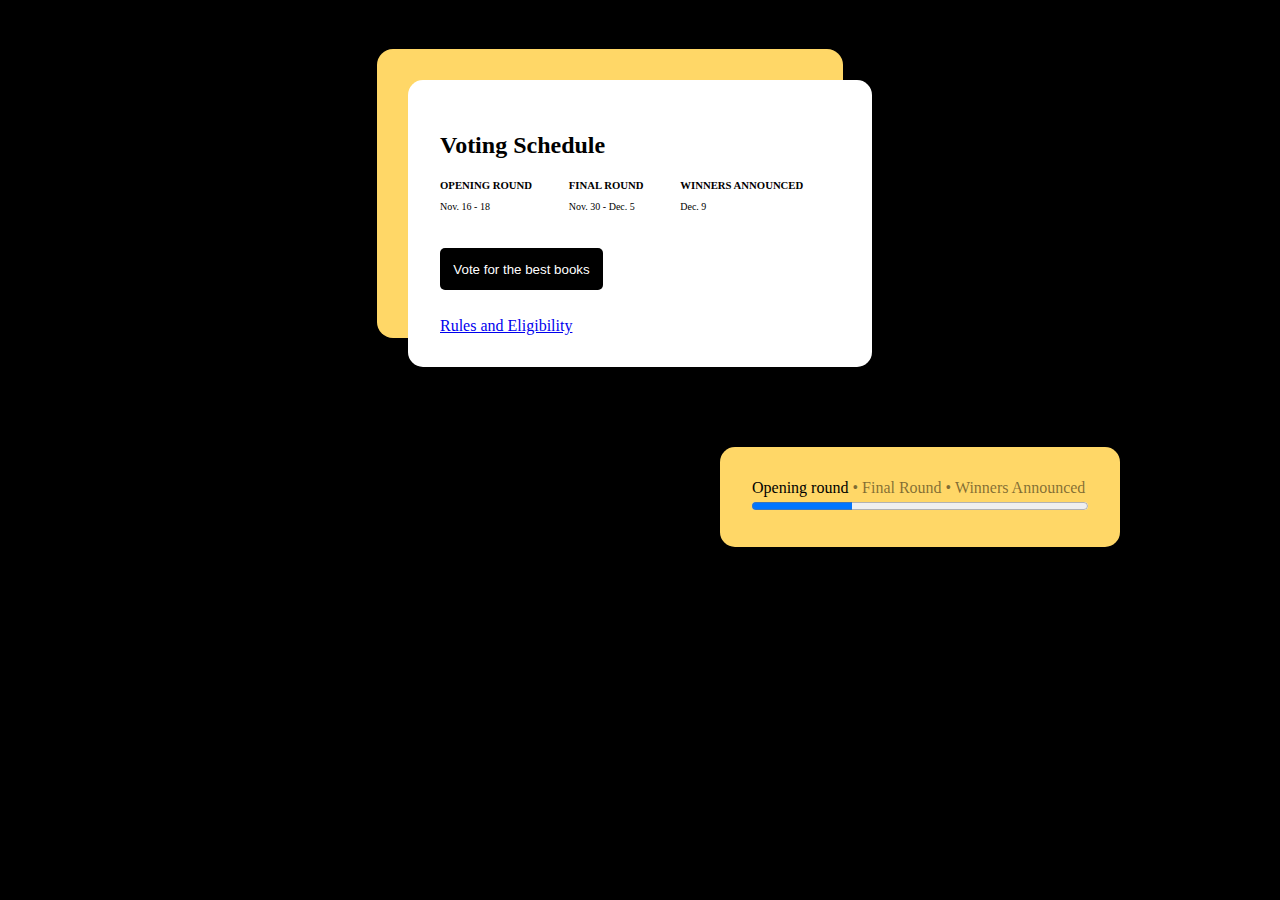
<file: d-3/index.html>
<!DOCTYPE html>
<html lang="en">
<head>
    <meta charset="UTF-8">
    <meta http-equiv="X-UA-Compatible" content="IE=edge">
    <meta name="viewport" content="width=device-width, initial-scale=1.0">
    <title>Document</title>
</head>
<style>
    html, body{
        margin: 0;
        padding: 0;
        background-color: #000000;
    }
    .container{
        padding: 0 5em;
    }
    .card{
        padding: 2em;
        margin: auto;
        border: 1px solid;
        border-style: hidden;
        border-radius: 15px;
    }
    .card-body p{
        font-size: 10px;
    }
    .card-body h6{
        padding: 0;
        margin: 0;
    }
    .custom-shadow{
        background-color: #FFFFFF;
        box-shadow: -30px -30px 0 1px #FFD767;
    }
    .grid-container{
        display: grid;
        grid-template-columns: auto auto auto;
    }
    .custom-btn{
        border: 1px solid;
        border-style: hidden;
        border-radius: 5px;
        padding: 1em;
        background-color: #000000;
        color: #FFFFFF;
    }
    button:hover{
        cursor: pointer;
    }
</style>
<body>
    <div class="container">
        <div class="card custom-shadow" style="margin-top: 5em; width: 25rem;"> 
            <h2>Voting Schedule</h2>
            <div class="grid-container card-body">
                <div>
                    <h6>OPENING ROUND</h6>
                    <p>Nov. 16 - 18</p>
                </div>
                <div>
                    <h6>FINAL ROUND</h6>
                    <p>Nov. 30 - Dec. 5</p>
                </div>
                <div>
                    <h6>WINNERS ANNOUNCED</h6>
                    <p>Dec. 9</p>
                </div>
            </div>
            <button class="custom-btn" onclick="myBtn();" style="margin: 2em 0 2em">Vote for the best books</button><br>
            <a href="#">Rules and Eligibility</a>
        </div>
        <div class="card" style="width: 21rem; background-color: #FFD767; margin-top: 5em; margin-right: 5em; margin-bottom: 5em;">
            <label for="p-bar"><span>Opening round<span> <span style="color: rgba(0, 0, 0, 0.5)"> &bull; Final Round</span> <span style="color: rgba(0, 0, 0, 0.5)">  &bull; Winners Announced</span></label><br>
            <progress id="p-bar" value="30" max="100" style="width: 100%;"></progress>
        </div>
    </div>
</body>
</html>
</file>
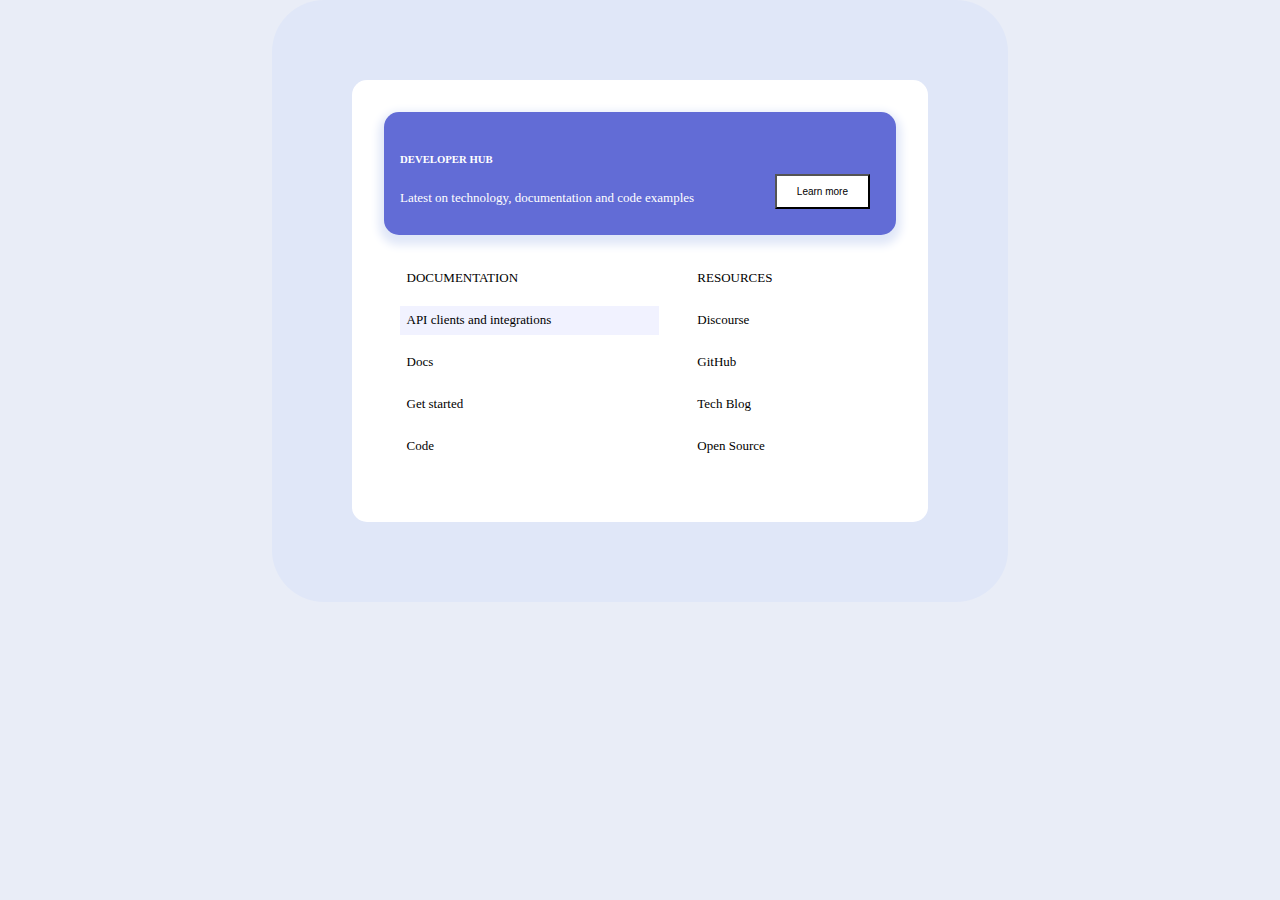
<file: d-4/index.html>
<!DOCTYPE html>
<html lang="en">
<head>
    <meta charset="UTF-8">
    <meta http-equiv="X-UA-Compatible" content="IE=edge">
    <meta name="viewport" content="width=device-width, initial-scale=1.0">
    <title>Document</title>
    <style>
        html, body{
            margin: 0;
            padding: 0;
            background-color: #e9edf7;
        }
        .container{
            padding: 0 5em;
        }
        .d-grid{
            display: grid;
        }
        .d-grid div{
            padding: 1em;
        }
        .d-grid-col-2{
            grid-template-columns: auto auto;
        }
        .d-flex{
            display: flex;
        }
        .border-round-sm{
            border: 1px solid;
            border-style: hidden;
            border-radius: 15px;
        }
        .card{
            padding: 2em;
        }
        .custom-shadow{
            box-shadow: 0 0 0 5em #E0E7F8;
        }
        .custom-btn{
            font-size: 10px;
            padding: 1em 2em 1em;
        }
        button{
            cursor: pointer;
        }
        .custom-f{
            font-size: 13px;
        }
        .custom-pad{
            padding: 0.5em;
        }
    </style>
</head>
<body>
    <div class="container">
        <div class="card border-round-sm custom-shadow" style="margin:auto; margin-top: 5em; width:32em; background-color: #FFFFFF;">
            <div class="d-grid d-grid-col-2 border-round-sm" style="background-color: #626CD6; box-shadow: 0 5px 10px 5px #E0E7F8;">
                <div style="color:#FFFFFF;">
                    <h6>DEVELOPER HUB</h6>
                    <p class="custom-f">Latest on technology, documentation and code examples</p>
                </div>
                <div class="d-flex" style="justify-content: end;"> 
                    <button class="custom-btn" style="align-self:end; background-color: #FFFFFF; margin: 1em" onclick="myBtn()">Learn more</button>
                </div>
            </div>
            <div class="d-grid d-grid-col-2">
                <div>
                    <p class="custom-f custom-pad">DOCUMENTATION</p>
                    <p class="custom-f custom-pad" style="background-color: #F1F2FF;">API clients and integrations</p>
                    <p class="custom-f custom-pad">Docs</p>
                    <p class="custom-f custom-pad">Get started</p>
                    <p class="custom-f custom-pad">Code</p>
                </div>
                <div>
                    <p class="custom-f custom-pad">RESOURCES</p>
                    <p class="custom-f custom-pad">Discourse</p>
                    <p class="custom-f custom-pad">GitHub</p>
                    <p class="custom-f custom-pad">Tech Blog</p>
                    <p class="custom-f custom-pad">Open Source</p>   
                </div>
            </div>
        </div>
    </div>
</body>
</html>
</file>
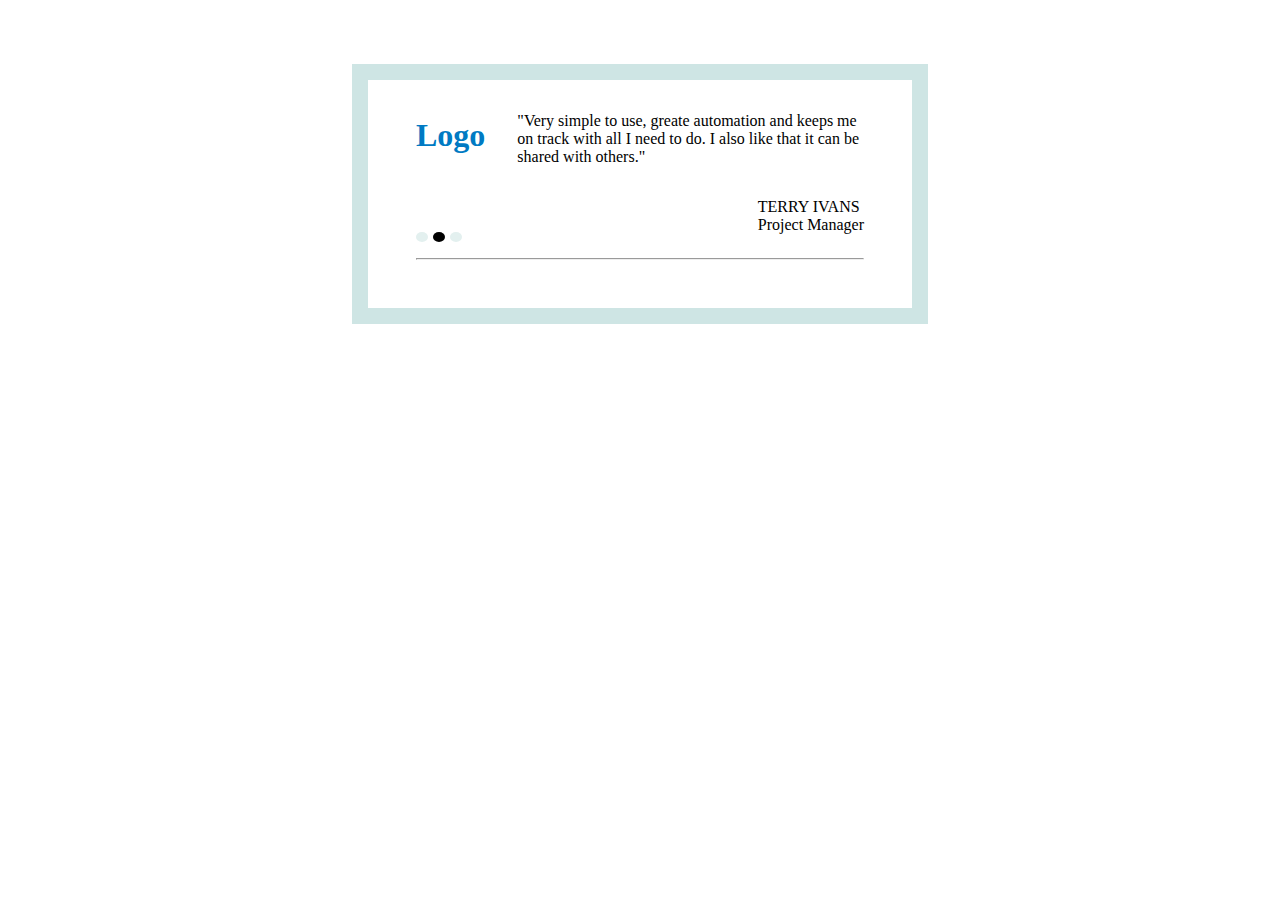
<file: d-5/index.html>
<!DOCTYPE html>
<html lang="en">
<head>
    <meta charset="UTF-8">
    <meta http-equiv="X-UA-Compatible" content="IE=edge">
    <meta name="viewport" content="width=device-width, initial-scale=1.0">
    <title>Document</title>
    <!--Font Awsome Cdn-->
    <link rel="stylesheet" href="https://use.fontawesome.com/releases/v5.5.0/css/all.css" integrity="sha384-B4dIYHKNBt8Bc12p+WXckhzcICo0wtJAoU8YZTY5qE0Id1GSseTk6S+L3BlXeVIU" crossorigin="anonymous">
    <style>
        html, body{
            padding: 0;
            margin: 0;
        }
        .container{
            padding: 0 5em;
        }
        .card{
            padding: 1em;
            box-shadow: 0 0 0 1em #CEE5E4;
        }
        .card:hover{
            box-shadow: 0 0 0 1em #a7b9b8;
        }
        .d-grid{
            display: grid;
        }
        .d-flex{
            display: flex;
        }
        .grid-col-2{
            grid-template-columns: auto auto;
        }
        .grid-col-1{
            grid-template-columns: auto;
        }
        .card div{
            padding: 0 1em;
        }
        button{
            cursor: pointer;
            border-style: hidden;
        }
        .btn-dot{
            height: 10px;
            width: 10px;
            margin-right: 5px;
            background-color: #E3F0EF;
            border-radius: 50%;
            display: inline-block;
        }
        .custom-btn{
            background-color: transparent;
            padding: 0.5em 0.5em;
            font-weight: bold;
            font-size: 20px;
            border-style: hidden;
        }
        .custom-btn:hover{
            background-color: #b1b1b1;
        }
        .btn-active{
            background-color: #000000;
        }
    </style>
</head>
<body>
    <div class="container">
        <div class="card" style="width: 32rem; margin: auto; margin-top: 5em;">
            <div class="d-grid grid-col-2">
                <div>
                    <h1 style="color: #007AC3">Logo</h1>
                </div>
                <div>
                    <p>"Very simple to use, greate automation and keeps me on track with all I need to do. I also like that it can be shared with others."</p>
                </div>
                <div class="d-flex" style="align-items: end; margin-bottom: 0.5em;">
                    <button class="btn-dot"></button>
                    <button class="btn-dot btn-active"></button>
                    <button class="btn-dot"></button>
                </div>
                <div class="d-flex" style="justify-content: end;">
                    <p>TERRY IVANS<br>Project Manager</p>
                </div>
            </div>
            <div class="grid-col-1" style="padding-top: 0;">
                <div>
                    <hr>
                    <button class="custom-btn"><i class="fas fa-chevron-left"></i></button>
                    <button class="custom-btn"><i class="fas fa-chevron-right"></i></button>
                </div>
            </div>
        </div>
    </div>
</body>
</html>
</file>
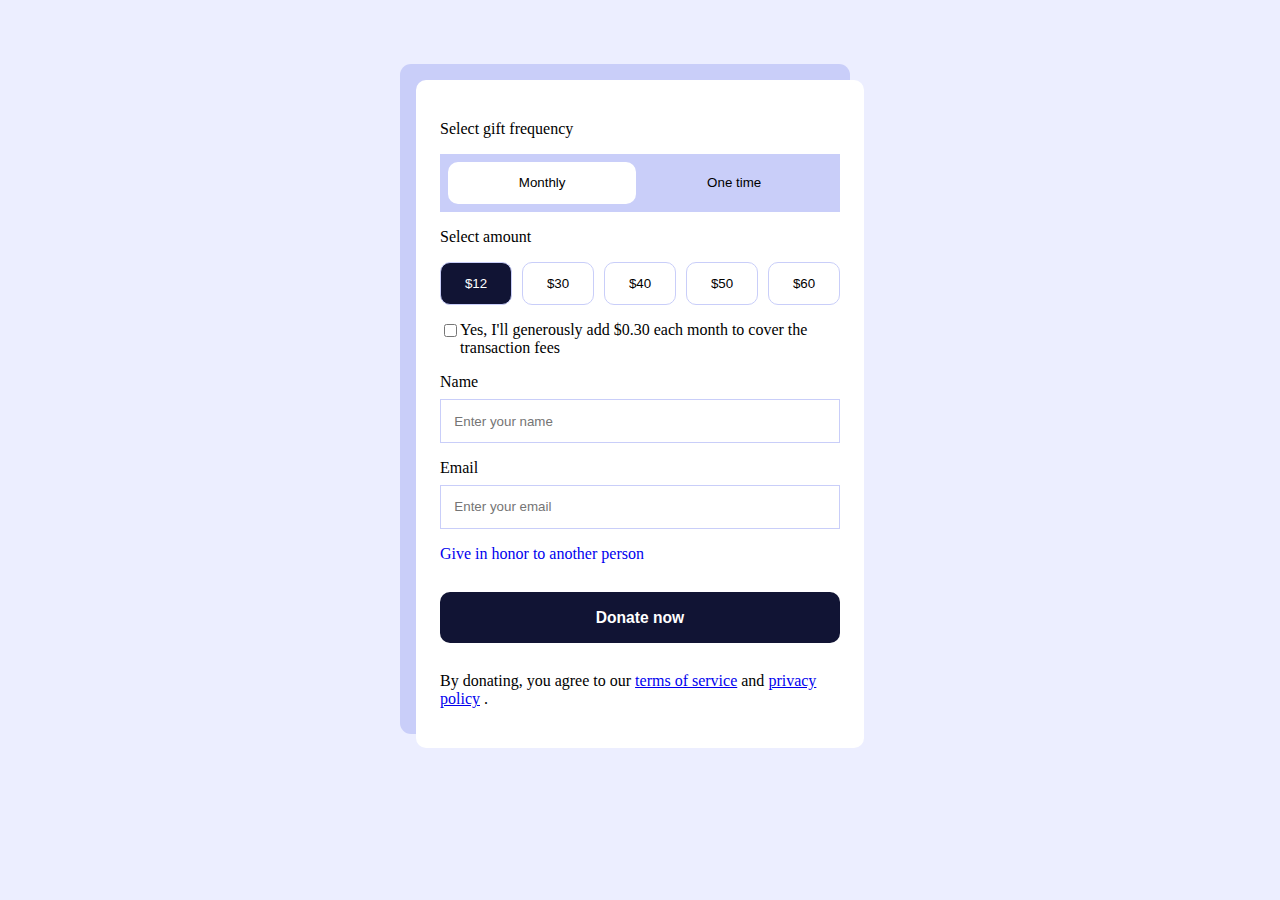
<file: d-6/index.html>
<!DOCTYPE html>
<html lang="en">
<head>
    <meta charset="UTF-8">
    <meta http-equiv="X-UA-Compatible" content="IE=edge">
    <meta name="viewport" content="width=device-width, initial-scale=1.0">
    <title>Document</title>
    <style>
        html, body{
            padding:0;
            margin:0;
            background-color: #ECEEFF;
        }
        .container{
            padding: 0 5em;
        }
        .border-round-sm{
            border-radius: 10px;
        }
        .d-grid{
            display: grid;
        }
        .grid-col-2{
            grid-template-columns: auto auto;
        }
        .grid-col-5{
            grid-template-columns: auto auto auto auto auto;
        }
        .grid-gap-sm{
            gap: 10px;
        }
        .self-center{
            margin: auto;
        }
        .bg-white{
            background-color: #FFFFFF;
        }
        .p-md{
            padding: 1.5em;
        }
        .p-sm{
            padding: 0.5em;
        }
        .d-flex{
            display: flex;
        }
        .flex-1{
            flex:1;
            box-sizing: border-box;
        }
        .content-center{
            justify-content: center;
        }
        button{
            border-style: hidden;
            cursor: pointer;
        }
        .btn-bg-inherit{
            background-color: inherit;
        }
        .btn-bg-inherit:hover{
            background-color: #FFFFFF;
        }
        .btn-border-bluish div button{
            border: 1px solid #C9CEF9;
        }
        .btn-border-bluish div .active{
            background-color: #111434;
            color: #FFFFFF;
        }
        .btn-border-bluish div button:hover{
            background-color: #111434;
            color: #FFFFFF;
        }
        .mt-1{
            margin-top: 1em;
        }
        .mb-1{
            margin-bottom: 1em;
        }
        .my-center-5{
            margin: 5em auto 5em;
        }
        .mb-sm{
            margin-bottom: 0.5em;
        }
        .my-1{
            margin: 1em 0 1em;
        }
        .px-1{
            padding: 1em 0 1em;
        }
        input{
            padding: 1em;
        }
        .border-bluish{
            border: 1px solid #C9CEF9;
        }
        .btn-bg-darkblue{
            background-color: #111434;
            color: #FFFFFF;
        }
    </style>
</head>
<body>
    <form class="p-md border-round-sm my-center-5 bg-white" action="" method="POST" style="width: 25rem; box-shadow: -15px -15px 0 1px #C9CEF9;">
        <p>Select gift frequency</p>
        <div class="d-grid grid-col-2 p-sm" style="background-color: #C9CEF9">
            <div class="d-flex">
                <button type="button" class="border-round-sm bg-white flex-1 px-1">Monthly</button> 
            </div>
            <div class="d-flex">
                <button type="button" class="border-round-sm btn-bg-inherit flex-1 px-1">One time</button> 
            </div>
        </div>
        <p>Select amount</p>
        <div class="d-grid grid-col-5 grid-gap-sm btn-border-bluish">
            <div class="d-flex">
                <button type="button" class="border-round-sm btn-bg-inherit flex-1 active px-1">$12</button> 
            </div>
            <div class="d-flex">
                <button type="button" class="border-round-sm btn-bg-inherit flex-1 px-1">$30</button> 
            </div>
            <div class="d-flex">
                <button type="button" class="border-round-sm btn-bg-inherit flex-1 px-1">$40</button> 
            </div>
            <div class="d-flex">
                <button type="button" class="border-round-sm btn-bg-inherit flex-1 px-1">$50</button> 
            </div>
            <div class="d-flex">
                <button type="button" class="border-round-sm btn-bg-inherit flex-1 px-1">$60</button> 
            </div>
        </div>
        <div class="d-grid grid-col-2 mt-1">
            <div>
                <input type="checkbox" id="scam" name="scam">
            </div>
            <div>
                <label for="scam">Yes, I'll generously add $0.30 each month to cover the transaction fees</label>
            </div>
        </div>
        <div class="d-flex my-1" style="flex-flow: column;">
            <label class="mb-sm" for="name">Name</label>
            <input type="text" class="flex-1 border-bluish" id="name" name="name" placeholder="Enter your name">
        </div>
        <div class="d-flex my-1" style="flex-flow: column;">
            <label class="mb-sm" for="email">Email</label>
            <input type="email" class="flex-1 border-bluish" id="email" name="email" placeholder="Enter your email">
        </div>
        <a href="#" style="text-decoration: none;">Give in honor to another person</a>
        <div class="d-flex mt-1">
            <button type="submit" class="border-round-sm btn-bg-darkblue flex-1 my-1"><h3>Donate now</h3></button> 
        </div>
        <p>By donating, you agree to our <a href="#">terms of service</a> and <a href="#">privacy policy</a> .</p>
    </form>
</body>
</html>
</file>
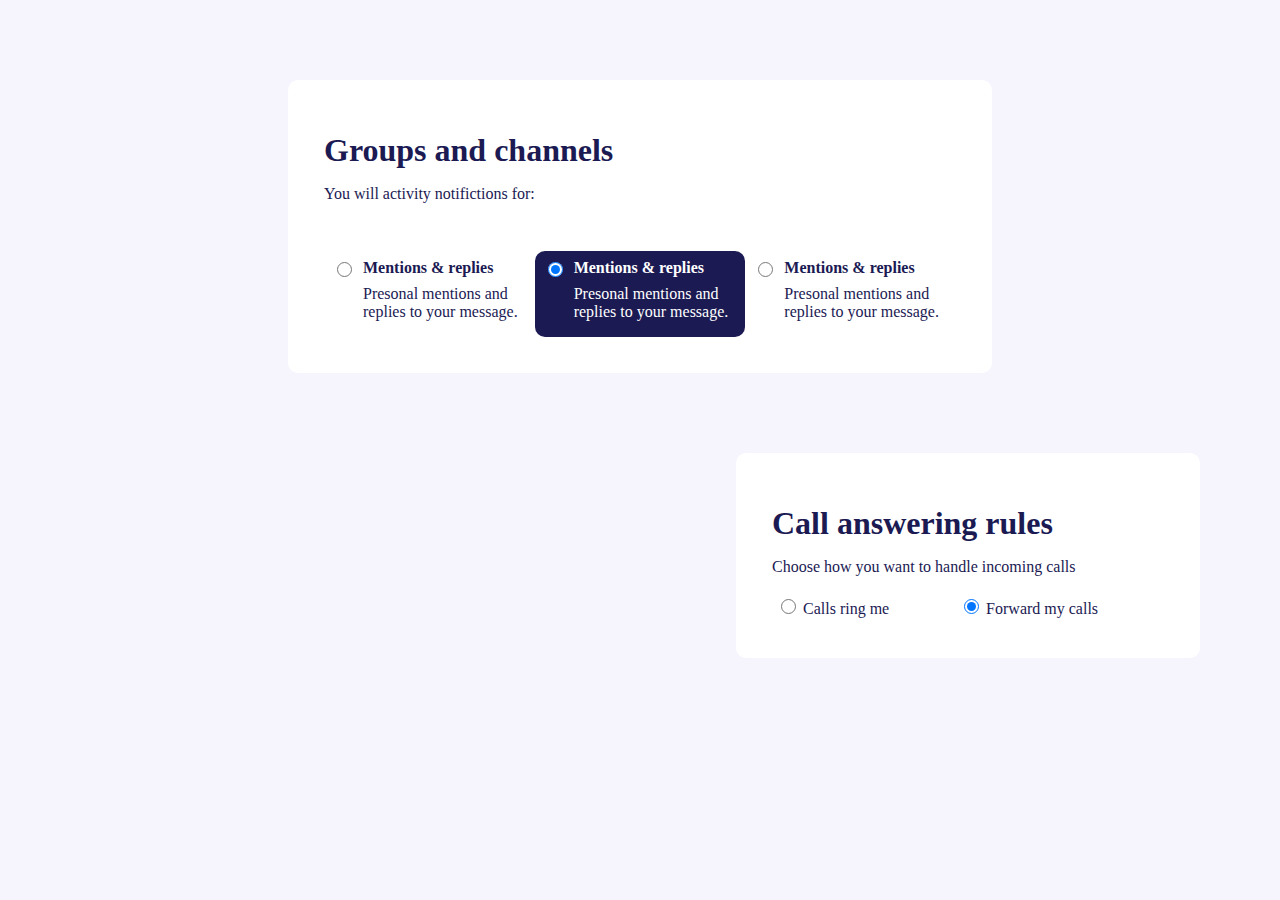
<file: d-7/index.html>
<!DOCTYPE html>
<html lang="en">
<head>
    <meta charset="UTF-8">
    <meta http-equiv="X-UA-Compatible" content="IE=edge">
    <meta name="viewport" content="width=device-width, initial-scale=1.0">
    <title>Document</title>
    <style>
        html, body{
            padding: 0;
            margin: 0;
            background-color: #F6F5FE;
        }
        .container{
            padding: 0 5em;
        }
        .card{
            padding: 2em;
            background-color: #FFFFFFFF;
            color: #1B1A53;
            -webkit-user-select: none;
            -moz-user-select: none;
            user-select: none;
        }
        .shadow-blurr-bt{
            box-shadow: 0 15px 10px 1px #d6d6d6;
            z-index: -1;
        }
        .my-center-md{
            margin: 5em auto 5em;
        }
        .border-round-sm{
            border-radius: 10px;
        }
        .custom-txt p, h1, h4{
            margin: 0.5em 0 0.5em;
        }
        .d-grid{
            display: grid;
        }
        .grid-col-2{
            grid-template-columns: auto auto;
        }
        .grid-col-3{
            grid-template-columns: auto auto auto;
        }
        .p-sm{
            padding: 0.5em;
        }
        .mt-2{
            margin-top: 2em;
        }
        .active{
            background-color: #1B1A53;
            color: #FFFFFF;
        }
        .self-end-right{
            margin-left: auto;
        }
        .card div{
            padding: 0.25em;
        }
        .card input[type=radio]{
            height: 15px;
            width: 15px;
        }
        .card input[type=radio]:after{
            background: #FFFFFF;
        }
    </style>
</head>
<body>
    <div class="container">
        <div class="card shadow-blurr-b my-center-md border-round-sm" style="width: 40rem;">
            <div class="custom-txt">
                <h1>Groups and channels</h1>
                <p>You will activity notifictions for:</p>
            </div>
            <div class="d-grid grid-col-3 mt-2 ">
                <div class="d-grid grid-col-2 border-round-sm">
                    <div>
                        <input type="radio">
                    </div>
                    <div class="custom-txt">
                        <h4 style="margin-top: 0;">Mentions & replies</h4>
                        <p>Presonal mentions and replies to your message.</p>
                    </div>
                </div>
                <div class="d-grid grid-col-2 border-round-sm active">
                    <div>
                        <input type="radio" checked>
                    </div>
                    <div class="custom-txt">
                        <h4 style="margin-top: 0;">Mentions & replies</h4>
                        <p>Presonal mentions and replies to your message.</p>
                    </div>
                </div>
                <div class="d-grid grid-col-2 border-round-sm">
                    <div>
                        <input type="radio">
                    </div>
                    <div class="custom-txt">
                        <h4 style="margin-top: 0;">Mentions & replies</h4>
                        <p>Presonal mentions and replies to your message.</p>
                    </div>
                </div>
            </div>
        </div>
        <div class="card shadow-blurr-b self-end-right border-round-sm" style="width: 25rem;">
            <div class="custom-txt">
                <h1>Call answering rules</h1>
                <p>Choose how you want to handle incoming calls</p>
            </div>
            <div class="d-grid grid-col-2">
                <div>
                    <input type="radio" id="rg-calls">
                    <label for="rg-calls">Calls ring me</label>
                </div>
                <div>
                    <input type="radio" id="fw-calls" checked>
                    <label for="fw-calls">Forward my calls</label>
                </div>
            </div>
        </div>
    </div>
</body>
</html>
</file>
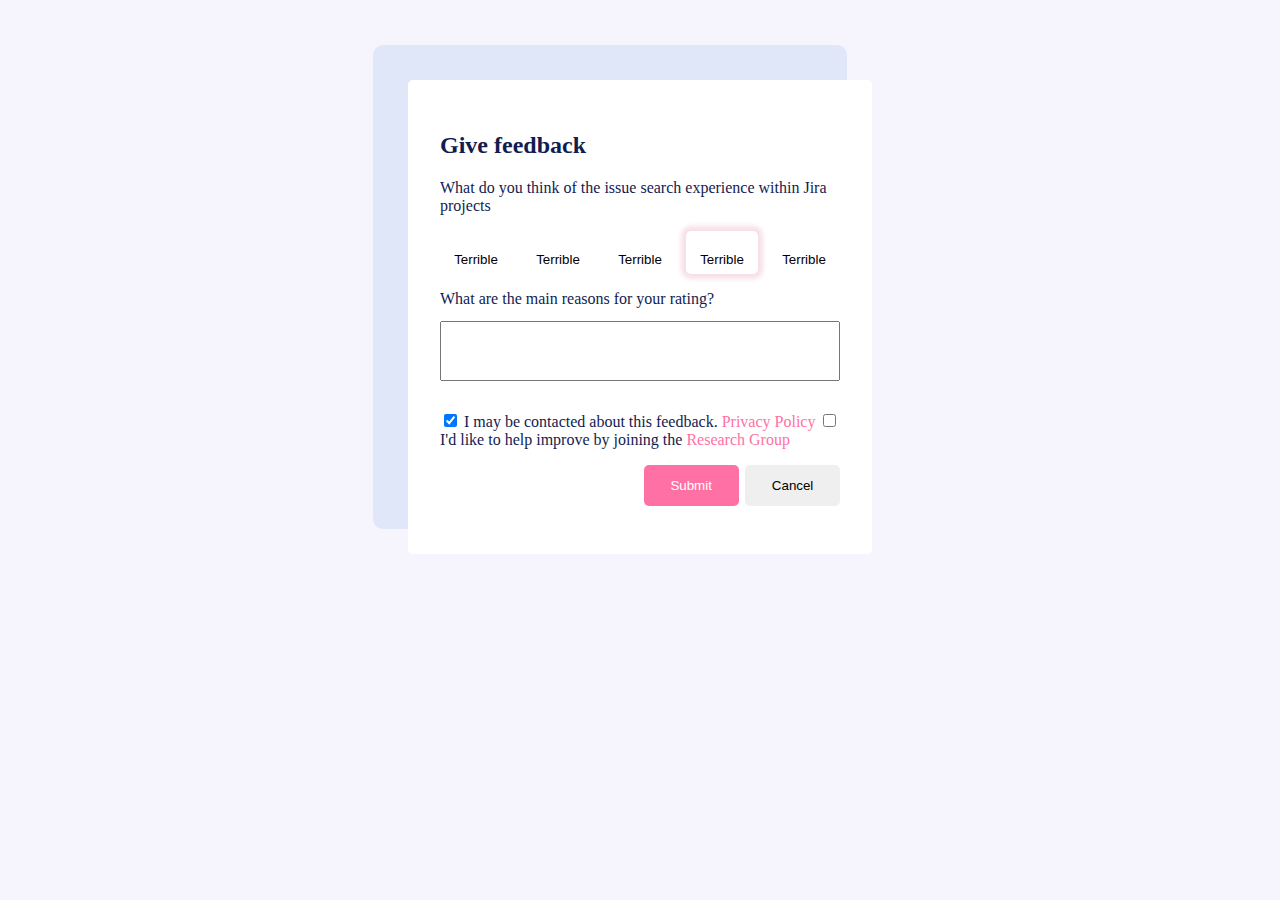
<file: d-8/index.html>
<!DOCTYPE html>
<html lang="en">
<head>
    <meta charset="UTF-8">
    <meta http-equiv="X-UA-Compatible" content="IE=edge">
    <meta name="viewport" content="width=device-width, initial-scale=1.0">
    <title>Document</title>
    <link rel="stylesheet" href="https://use.fontawesome.com/releases/v5.5.0/css/all.css" integrity="sha384-B4dIYHKNBt8Bc12p+WXckhzcICo0wtJAoU8YZTY5qE0Id1GSseTk6S+L3BlXeVIU" crossorigin="anonymous">
    <style>
        html, body{
            padding: 0;
            margin: 0;
        }
        body{
            background-color: #F6F5FE;
        }
        .container{
            padding: 0 5em;
        }
        .bg-white{
            background-color: #FFFFFF;
        }
        .shadow-bluish-t{
            box-shadow: -30px -30px 0 5px #E0E7F8;
        }
        .mx-my{
            margin: 5em auto 5em auto;
        }
        .my-1{
            margin: 1em 0 1em;
        }
        .mr-sm{
            margin-right: 0.5em;
        }
        .border-round-sm{
            border-radius: 5px;
        }
        .d-grid{
            display: grid;
        }
        .grid-col-5{
            grid-template-columns: auto auto auto auto auto;
            gap: 10px;
        }
        .grid-row-2{
            grid-template-rows: auto auto;
        }
        .d-flex{
            display: flex;
        }
        .flex-1{
            flex: 1;
            box-sizing: border-box;
        }
        .content-center{
            justify-content: center;
        }
        .content-end{
            justify-content: end;
        }
        .text-blue{
            color: #121C51;
        }
        .py-1{
            padding: 1em 0 1em;
        }
        .p-1{
            padding: 1em;
        }
        .p-2{
            padding: 2em;
        }
        .p-sm{
            padding: 0.5em;
        }
        button{
            cursor: pointer;
            border-style: hidden;
            border-radius: 5px;
        }
        form button:hover{
            box-shadow: 0 0 5px 5px #f7dfe8;
        }
        form a{
            text-decoration: none;
        }
        .active{
            box-shadow: 0 0 5px 5px #f7dfe8;
        }
        .text-pinkish{
            color: #FF71A4;
        }
        .btn-pinkish{
            background-color: #FF71A4;
            color: #FFFFFF;
        }
        .btn-custom{
            padding: 1em 2em 1em;
        }
    </style>
</head>
<body>
    <div class="container">
        <form action="" method="" class="text-blue bg-white mx-my p-2 shadow-bluish-t border-round-sm" style="width: 25rem;">
            <h2>Give feedback</h2>
            <p>What do you think of the issue search experience within Jira projects</p>
            <div class="d-grid grid-col-5">
                <button type="button" class="bg-white p-sm"><i class="far fa-smile"></i><br><span>Terrible</span></button>
                <button type="button" class="bg-white p-sm"><i class="far fa-smile"></i><br><span>Terrible</span></button>
                <button type="button" class="bg-white p-sm"><i class="far fa-smile"></i><br><span>Terrible</span></button>
                <button type="button" class="bg-white p-sm active"><i class="far fa-smile"></i><br><span>Terrible</span></button>
                <button type="button" class="bg-white p-sm"><i class="far fa-smile"></i><br><span>Terrible</span></button>
            </div>
            <div class="my-1">
                <label for="in-reason">What are the main reasons for your rating?</label>
                <div class="d-flex">
                    <input class="my-1 flex-1" id="in-reason" name="reason" style="height: 60px;"> 
                </div>
            </div> 
            <input type="checkbox" id="eua" name="eua" required checked>
            <label for="eua">I may be contacted about this feedback. <a href="#" class="text-pinkish">Privacy Policy</a></label> 
            <input type="checkbox" id="agree" name="agree">
            <label for="agree">I'd like to help improve by joining the <a href="#" class="text-pinkish">Research Group</a></label>
            <div class="d-flex content-end my-1">
                <button type="submit" class="btn-pinkish btn-custom mr-sm">Submit</button>
                <button type="button" class="btn-custom">Cancel</button>
            </div>
        </form>
    </div>
</body>
</html>
</file>
